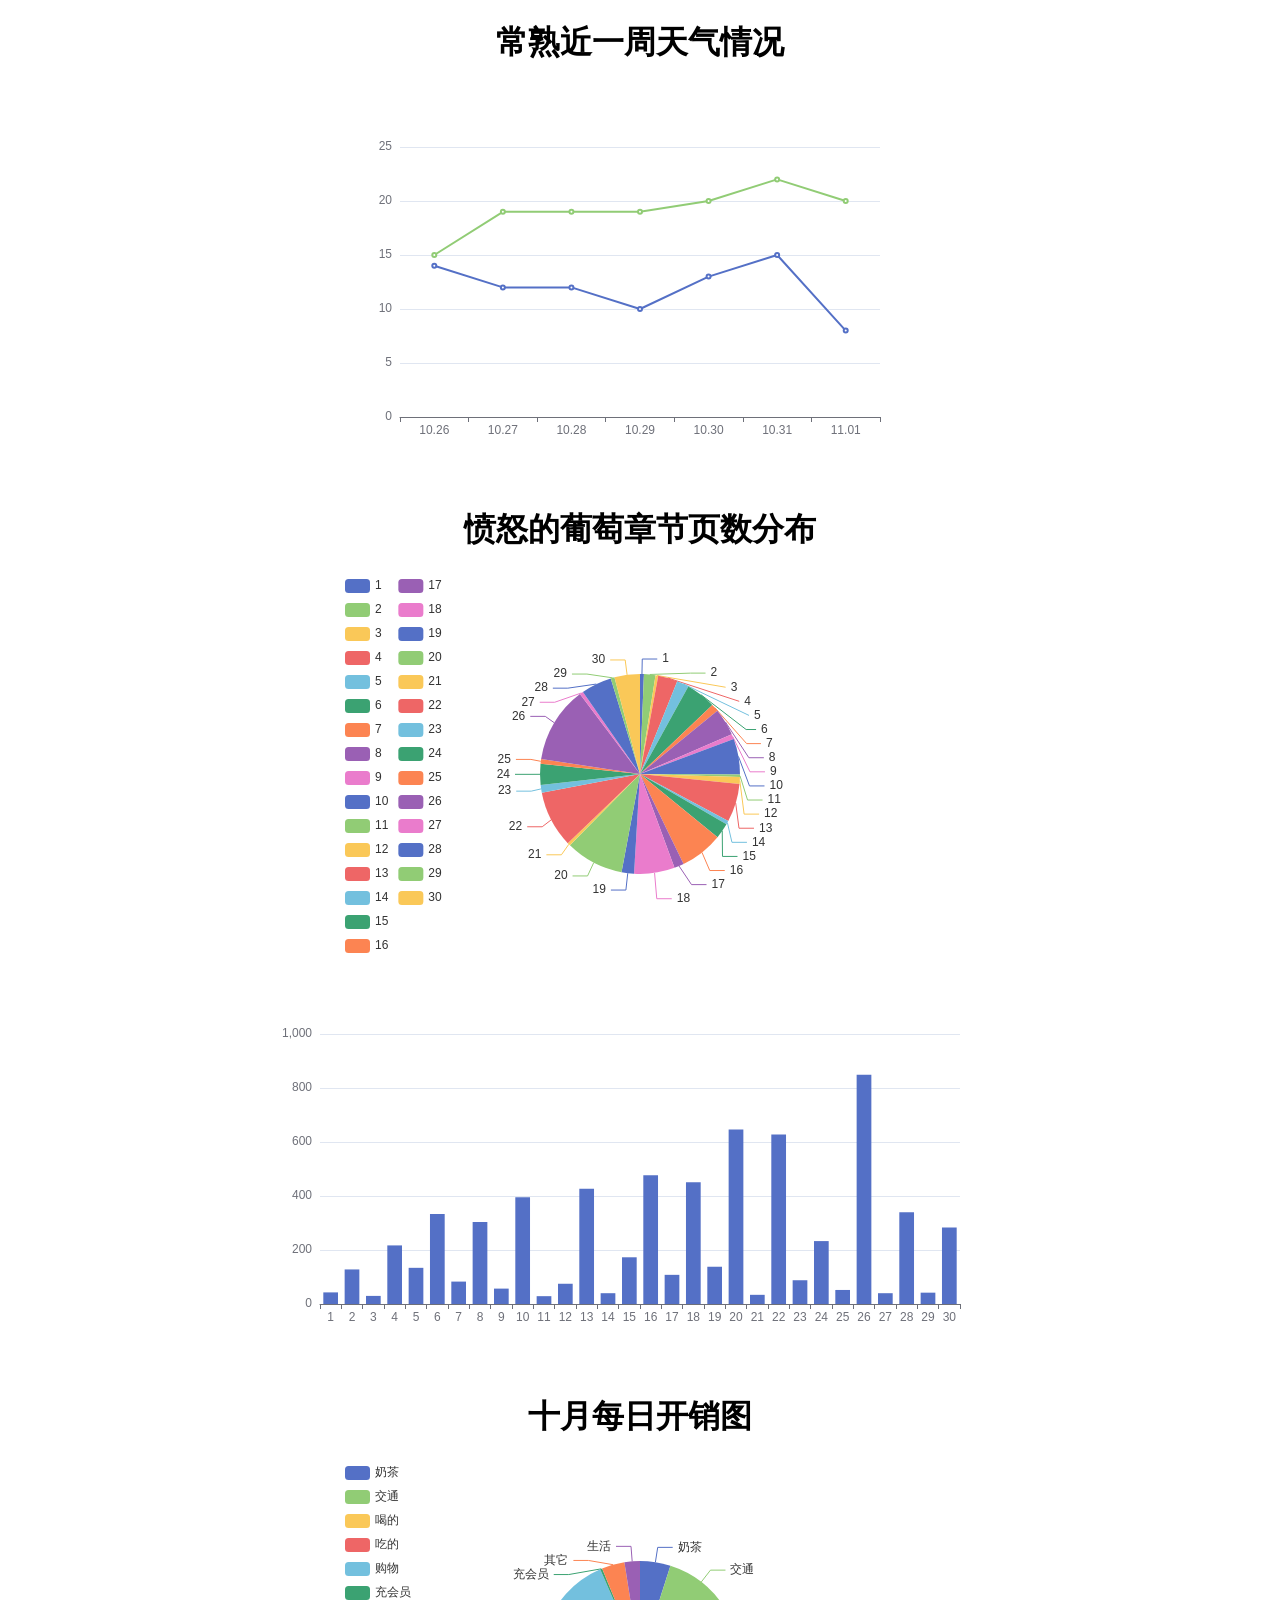
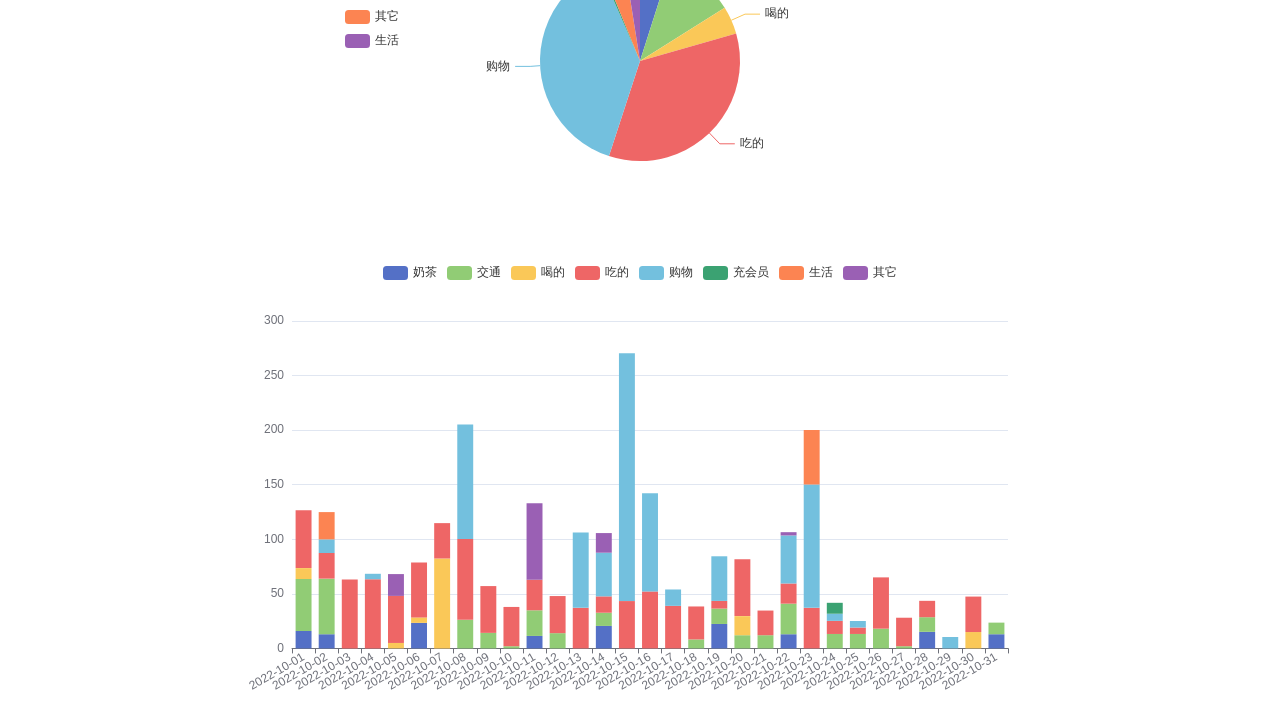
<file: 数据可视化作业/作业3/index.html>
<!DOCTYPE html>
<html>

<head>
    <meta charset="utf-8" />
    <link rel="shortcut icon" href="bird.ico">
    <title>Show Charts</title>
    <!-- Import ECharts -->
    <script src="echarts.js"></script>
    <style>
        @import url("https://fonts.googleapis.com/css2?family=Poppins:wght@400;500;600&display=swap");

        .topic {
            margin: auto;
        }

        .graph {
            margin: auto;
        }
    </style>
</head>

<body>
    <!-- first topic, weather -->
    <div class="topic">
        <h1 align="center">常熟近一周天气情况</h1>
        <div class="graph" id="weather" style="width: 600px;height:400px;"></div>
        <script type="text/javascript">
            var myChart = echarts.init(document.getElementById('weather'));

            // data array to be filled
            var date = [];
            var lowestDegree = [];
            var highestDegree = [];

            // did not find a way to read file, so copied here
            var file = `日期,最高温,最低温\n10.26,15,14\n10.27,19,12\n10.28,19,12\n10.29,19,10\n10.30,20,13\n10.31,22,15\n11.01,20,8`;
            var lines = file.split("\n")
            for (let i = 1; i < lines.length; i++) {
                const line = lines[i];
                var lineData = line.split(",");
                date.push(lineData[0]);
                lowestDegree.push(lineData[2] - 0);
                highestDegree.push(lineData[1] - lineData[2]);
            }

            // see data in console
            // console.log(date);
            // console.log(lowestDegree);
            // console.log(highestDegree);

            var option = {
                tooltip: {
                    trigger: 'axis',
                    axisPointer: {
                        // Use axis to trigger tooltip
                        type: 'shadow' // 'shadow' as default; can also be 'line' or 'shadow'
                    }
                },
                xAxis: {
                    data: date
                },
                yAxis: {},
                series: [
                    {
                        data: lowestDegree,
                        type: 'line',
                        stack: 'x'
                    },
                    {
                        data: highestDegree,
                        type: 'line',
                        stack: 'x'
                    }
                ]
            };

            myChart.setOption(option);
        </script>
    </div>

    <!-- second topic, grape -->
    <div class="topic">
        <h1 align="center">愤怒的葡萄章节页数分布</h1>
        <div class="graph" id="grape1" style="width: 600px;height:400px;"></div>
        <script type="text/javascript">
            var myChart = echarts.init(document.getElementById('grape1'));

            // data array to be filled
            var id2Value = [];

            // did not find a way to read file, so copied here
            var file = `章节,开始页数,页数\n1,114,43\n2,157,128\n3,285,30\n4,315,217\n5,532,134\n6,666,333\n7,999,83\n8,1082,304\n9,1386,57\n10,1443,395\n11,1838,29\n12,1867,75\n13,1942,427\n14,2369,40\n15,2409,173\n16,2582,477\n17,3059,108\n18,3167,451\n19,3618,138\n20,3756,646\n21,4402,34\n22,4436,628\n23,5064,88\n24,5152,233\n25,5385,52\n26,5437,849\n27,6286,40\n28,6326,340\n29,6666,42\n30,6708,283`;

            var lines = file.split("\n")
            for (let i = 1; i < lines.length; i++) {
                const line = lines[i];
                var lineData = line.split(",");
                id2Value.push({ value: lineData[2] - 0, name: i - 0 });
            }

            // see data in console
            // console.log(id2Value);

            var option = {
                tooltip: {
                    trigger: 'item'
                },
                legend: {
                    orient: 'vertical',
                    left: 'left'
                },
                series: [
                    {
                        name: 'Access From',
                        type: 'pie',
                        radius: '50%',
                        data: id2Value,
                        emphasis: {
                            itemStyle: {
                                shadowBlur: 10,
                                shadowOffsetX: 0,
                                shadowColor: 'rgba(0, 0, 0, 0.5)'
                            }
                        }
                    }
                ]
            }

            myChart.setOption(option);
        </script>

        <div class="graph" id="grape2" style="width: 800px;height:400px;"></div>
        <script type="text/javascript">
            var myChart = echarts.init(document.getElementById('grape2'));

            // data array to be filled
            var chapterNumber = [];
            var pageNumber = [];

            // did not find a way to read file, so copied here
            var file = `章节,开始页数,页数\n1,114,43\n2,157,128\n3,285,30\n4,315,217\n5,532,134\n6,666,333\n7,999,83\n8,1082,304\n9,1386,57\n10,1443,395\n11,1838,29\n12,1867,75\n13,1942,427\n14,2369,40\n15,2409,173\n16,2582,477\n17,3059,108\n18,3167,451\n19,3618,138\n20,3756,646\n21,4402,34\n22,4436,628\n23,5064,88\n24,5152,233\n25,5385,52\n26,5437,849\n27,6286,40\n28,6326,340\n29,6666,42\n30,6708,283`;

            var lines = file.split("\n")
            for (let i = 1; i < lines.length; i++) {
                const line = lines[i];
                var lineData = line.split(",");
                chapterNumber.push(i);
                pageNumber.push(lineData[2]);
            }

            var option = {
                tooltip: {
                    trigger: 'axis',
                    axisPointer: {
                        // Use axis to trigger tooltip
                        type: 'shadow' // 'shadow' as default; can also be 'line' or 'shadow'
                    }
                },
                xAxis: {
                    data: chapterNumber
                },
                yAxis: {},
                series: [
                    {
                        type: 'bar',
                        data: pageNumber
                    }
                ]
            };

            myChart.setOption(option);
        </script>
    </div>

    <!-- third topic, bill -->
    <div class="topic">
        <h1 align="center">十月每日开销图</h1>
        <div class="graph" id="bill1" style="width: 600px;height:400px;"></div>
        <script type="text/javascript">
            var myChart = echarts.init(document.getElementById('bill1'));

            // data array to be filled
            var tag2Money = { '奶茶': 0, '交通': 0, '喝的': 0, '吃的': 0, '购物': 0, '充会员': 0, '其它': 0, '生活': 0 };

            // did not find a way to read file, so copied here
            var file = `日期,金额,标签\n2022-10-31,13,奶茶\n2022-10-31,10.63,交通\n2022-10-30,15,喝的\n2022-10-30,18.50,吃的\n2022-10-30,14,吃的\n2022-10-29,10.48,购物\n2022-10-28,15,吃的\n2022-10-28,2,交通\n2022-10-28,15.20,奶茶\n2022-10-28,11.40,交通\n2022-10-27,13.90,吃的\n2022-10-27,2,交通\n2022-10-27,12.22,吃的\n2022-10-26,47,吃的\n2022-10-26,2,交通\n2022-10-26,4,交通\n2022-10-26,12.09,交通\n2022-10-25,6,购物\n2022-10-25,5.90,吃的\n2022-10-25,2,交通\n2022-10-25,11.24,交通\n2022-10-24,12,吃的\n2022-10-24,2,交通\n2022-10-24,10,充会员\n2022-10-24,11.24,交通\n2022-10-24,6.55,购物\n2022-10-23,69.90,购物\n2022-10-23,43,购物\n2022-10-23,99,购物\n2022-10-23,88.90,购物\n2022-10-23,184.79,购物\n2022-10-23,19,吃的\n2022-10-23,8.20,吃的\n2022-10-23,10,吃的\n2022-10-23,50,生活\n2022-10-22,11.50,购物\n2022-10-22,32.50,购物\n2022-10-22,14,交通\n2022-10-22,13,奶茶\n2022-10-22,14,交通\n2022-10-22,3,其它\n2022-10-22,2.50,吃的\n2022-10-22,16,吃的\n2022-10-21,6,吃的\n2022-10-21,12.09,交通\n2022-10-21,16.60,吃的\n2022-10-20,17.50,喝的\n2022-10-20,6,吃的\n2022-10-20,15,吃的\n2022-10-20,25,吃的\n2022-10-20,6,吃的\n2022-10-20,12.09,交通\n2022-10-19,40.90,购物\n2022-10-19,2,交通\n2022-10-19,22.40,奶茶\n2022-10-19,12.09,交通\n2022-10-19,7.03,吃的\n2022-10-18,15,吃的\n2022-10-18,2,交通\n2022-10-18,8.22,吃的\n2022-10-18,6.22,交通\n2022-10-18,7,吃的\n2022-10-17,15,购物\n2022-10-17,14,吃的\n2022-10-17,25,吃的\n2022-10-16,90,购物\n2022-10-16,52.20,吃的\n2022-10-15,25,购物\n2022-10-15,6,吃的\n2022-10-15,15,吃的\n2022-10-15,202,购物\n2022-10-15,22.38,吃的\n2022-10-14,40,购物\n2022-10-14,18,其它\n2022-10-14,20.60,奶茶\n2022-10-14,12.09,交通\n2022-10-14,6,吃的\n2022-10-14,9,吃的\n2022-10-13,11,吃的\n2022-10-13,69,购物\n2022-10-13,20.69,吃的\n2022-10-13,5.50,吃的\n2022-10-12,21,吃的\n2022-10-12,2,交通\n2022-10-12,11.98,交通\n2022-10-12,7,吃的\n2022-10-12,6,吃的\n2022-10-11,70,其它\n2022-10-02,3.60,交通\n2022-10-11,8,交通\n2022-10-11,11.44,奶茶\n2022-10-11,6,吃的\n2022-10-11,3,吃的\n2022-10-11,9.75,交通\n2022-10-11,13,吃的\n2022-10-11,6,吃的\n2022-10-11,5.74,交通\n2022-10-10,15,吃的\n2022-10-10,8,吃的\n2022-10-10,2,交通\n2022-10-10,13,吃的\n2022-10-09,20,吃的\n2022-10-09,2,交通\n2022-10-09,15.88,吃的\n2022-10-09,7,吃的\n2022-10-09,12.24,交通\n2022-10-08,2,交通\n2022-10-08,20,购物\n2022-10-08,44,吃的\n2022-10-08,85,购物\n2022-10-08,12,交通\n2022-10-08,23.02,吃的\n2022-10-08,12.24,交通\n2022-10-08,7,吃的\n2022-10-07,3,吃的\n2022-10-07,11,吃的\n2022-10-07,58.40,喝的\n2022-10-07,24,喝的\n2022-10-07,18.40,吃的\n2022-10-06,5,喝的\n2022-10-06,31,吃的\n2022-10-06,23.40,奶茶\n2022-10-06,19.37,吃的\n2022-10-05,5,喝的\n2022-10-05,23.01,吃的\n2022-10-05,20,其它\n2022-10-05,20.10,吃的\n2022-10-04,5,购物\n2022-10-04,15,吃的\n2022-10-04,21.38,吃的\n2022-10-04,27,吃的\n2022-10-03,27.20,吃的\n2022-10-03,20.99,吃的\n2022-10-03,15,吃的\n2022-10-02,12.49,购物\n2022-10-02,18,吃的\n2022-10-02,11.32,交通\n2022-10-02,25,生活\n2022-10-02,13,奶茶\n2022-10-02,36,交通\n2022-10-02,5.50,吃的\n2022-10-01,10,吃的\n2022-10-01,10,喝的\n2022-10-01,16,奶茶\n2022-10-01,3.60,交通\n2022-10-01,8,交通\n2022-10-01,7,吃的\n2022-10-01,10,吃的\n2022-10-01,21,吃的\n2022-10-01,5,吃的\n2022-10-01,36,交通`;

            var lines = file.split("\n")
            for (let i = 1; i < lines.length; i++) {
                const line = lines[i];
                var lineData = line.split(",");
                tag2Money[lineData[2]] += lineData[1] - 0;
            }

            var tag2Value = [];
            for (var key in tag2Money) {
                tag2Value.push({ value: tag2Money[key].toFixed(2) - 0, name: key })
            }

            // see data in console
            // console.log(tag2Value);

            var option = {
                tooltip: {
                    trigger: 'item'
                },
                legend: {
                    orient: 'vertical',
                    left: 'left'
                },
                series: [
                    {
                        name: 'Access From',
                        type: 'pie',
                        radius: '50%',
                        data: tag2Value,
                        emphasis: {
                            itemStyle: {
                                shadowBlur: 10,
                                shadowOffsetX: 0,
                                shadowColor: 'rgba(0, 0, 0, 0.5)'
                            }
                        }
                    }
                ]
            }

            myChart.setOption(option);
        </script>

        <div class="graph" id="bill2" style="width: 800px;height:450px;"></div>
        <script type="text/javascript">
            var myChart = echarts.init(document.getElementById('bill2'));

            // data array to be filled
            var tag2Date2Money = {};
            var dateCounter = {};

            // did not find a way to read file, so copied here
            var file = `日期,金额,标签\n2022-10-31,13,奶茶\n2022-10-31,10.63,交通\n2022-10-30,15,喝的\n2022-10-30,18.50,吃的\n2022-10-30,14,吃的\n2022-10-29,10.48,购物\n2022-10-28,15,吃的\n2022-10-28,2,交通\n2022-10-28,15.20,奶茶\n2022-10-28,11.40,交通\n2022-10-27,13.90,吃的\n2022-10-27,2,交通\n2022-10-27,12.22,吃的\n2022-10-26,47,吃的\n2022-10-26,2,交通\n2022-10-26,4,交通\n2022-10-26,12.09,交通\n2022-10-25,6,购物\n2022-10-25,5.90,吃的\n2022-10-25,2,交通\n2022-10-25,11.24,交通\n2022-10-24,12,吃的\n2022-10-24,2,交通\n2022-10-24,10,充会员\n2022-10-24,11.24,交通\n2022-10-24,6.55,购物\n2022-10-23,69.90,购物\n2022-10-23,43,购物\n2022-10-23,19,吃的\n2022-10-23,8.20,吃的\n2022-10-23,10,吃的\n2022-10-23,50,生活\n2022-10-22,11.50,购物\n2022-10-22,32.50,购物\n2022-10-22,14,交通\n2022-10-22,13,奶茶\n2022-10-22,14,交通\n2022-10-22,3,其它\n2022-10-22,2.50,吃的\n2022-10-22,16,吃的\n2022-10-21,6,吃的\n2022-10-21,12.09,交通\n2022-10-21,16.60,吃的\n2022-10-20,17.50,喝的\n2022-10-20,6,吃的\n2022-10-20,15,吃的\n2022-10-20,25,吃的\n2022-10-20,6,吃的\n2022-10-20,12.09,交通\n2022-10-19,40.90,购物\n2022-10-19,2,交通\n2022-10-19,22.40,奶茶\n2022-10-19,12.09,交通\n2022-10-19,7.03,吃的\n2022-10-18,15,吃的\n2022-10-18,2,交通\n2022-10-18,8.22,吃的\n2022-10-18,6.22,交通\n2022-10-18,7,吃的\n2022-10-17,15,购物\n2022-10-17,14,吃的\n2022-10-17,25,吃的\n2022-10-16,90,购物\n2022-10-16,52.20,吃的\n2022-10-15,25,购物\n2022-10-15,6,吃的\n2022-10-15,15,吃的\n2022-10-15,202,购物\n2022-10-15,22.38,吃的\n2022-10-14,40,购物\n2022-10-14,18,其它\n2022-10-14,20.60,奶茶\n2022-10-14,12.09,交通\n2022-10-14,6,吃的\n2022-10-14,9,吃的\n2022-10-13,11,吃的\n2022-10-13,69,购物\n2022-10-13,20.69,吃的\n2022-10-13,5.50,吃的\n2022-10-12,21,吃的\n2022-10-12,2,交通\n2022-10-12,11.98,交通\n2022-10-12,7,吃的\n2022-10-12,6,吃的\n2022-10-11,70,其它\n2022-10-02,3.60,交通\n2022-10-11,8,交通\n2022-10-11,11.44,奶茶\n2022-10-11,6,吃的\n2022-10-11,3,吃的\n2022-10-11,9.75,交通\n2022-10-11,13,吃的\n2022-10-11,6,吃的\n2022-10-11,5.74,交通\n2022-10-10,15,吃的\n2022-10-10,8,吃的\n2022-10-10,2,交通\n2022-10-10,13,吃的\n2022-10-09,20,吃的\n2022-10-09,2,交通\n2022-10-09,15.88,吃的\n2022-10-09,7,吃的\n2022-10-09,12.24,交通\n2022-10-08,2,交通\n2022-10-08,20,购物\n2022-10-08,44,吃的\n2022-10-08,85,购物\n2022-10-08,12,交通\n2022-10-08,23.02,吃的\n2022-10-08,12.24,交通\n2022-10-08,7,吃的\n2022-10-07,3,吃的\n2022-10-07,11,吃的\n2022-10-07,58.40,喝的\n2022-10-07,24,喝的\n2022-10-07,18.40,吃的\n2022-10-06,5,喝的\n2022-10-06,31,吃的\n2022-10-06,23.40,奶茶\n2022-10-06,19.37,吃的\n2022-10-05,5,喝的\n2022-10-05,23.01,吃的\n2022-10-05,20,其它\n2022-10-05,20.10,吃的\n2022-10-04,5,购物\n2022-10-04,15,吃的\n2022-10-04,21.38,吃的\n2022-10-04,27,吃的\n2022-10-03,27.20,吃的\n2022-10-03,20.99,吃的\n2022-10-03,15,吃的\n2022-10-02,12.49,购物\n2022-10-02,18,吃的\n2022-10-02,11.32,交通\n2022-10-02,25,生活\n2022-10-02,13,奶茶\n2022-10-02,36,交通\n2022-10-02,5.50,吃的\n2022-10-01,10,吃的\n2022-10-01,10,喝的\n2022-10-01,16,奶茶\n2022-10-01,3.60,交通\n2022-10-01,8,交通\n2022-10-01,7,吃的\n2022-10-01,10,吃的\n2022-10-01,21,吃的\n2022-10-01,5,吃的\n2022-10-01,36,交通`;

            /*
            tag2Date2Money, I want it be like this:
            {
                '奶茶':{
                    '2022-10-31':13,
                    '2022-10-30':12,
                },
                '交通':{
                    '2022-10-31':13,
                    '2022-10-30':12,
                }
            }
            */

            var lines = file.split("\n")
            for (let i = 1; i < lines.length; i++) {
                const line = lines[i];
                var lineData = line.split(",");

                // tag->date->money
                if (tag2Date2Money.hasOwnProperty(lineData[2])) {
                    if (tag2Date2Money[lineData[2]].hasOwnProperty(lineData[0])) {
                        tag2Date2Money[lineData[2]][lineData[0]] += lineData[1] - 0;
                    } else {
                        tag2Date2Money[lineData[2]][lineData[0]] = lineData[1] - 0;
                    }
                } else {
                    tag2Date2Money[lineData[2]] = {};
                    tag2Date2Money[lineData[2]][lineData[0]] = lineData[1] - 0;
                }

                // date set
                if (dateCounter.hasOwnProperty(lineData[0])) {
                    dateCounter[lineData[0]]++;
                } else {
                    dateCounter[lineData[0]] = 0;
                }
            }
            // console.log(tag2Date2Money);

            var dates = [];
            for (var key in dateCounter) {
                dates.push(key);
            }
            dates.sort();
            // console.log(dates);

            var seriesData = [];
            for (var tag in tag2Date2Money) {
                var tmp = [];
                dates.forEach(date => {
                    if (tag2Date2Money[tag].hasOwnProperty(date)) {
                        tmp.push(tag2Date2Money[tag][date].toFixed(2) - 0);
                    } else {
                        tmp.push(0);
                    }
                });
                tmptmp = {
                    name: tag,
                    type: 'bar',
                    stack: 'total',
                    label: {
                        show: false
                    },
                    emphasis: {
                        focus: 'series'
                    },
                    data: tmp
                }
                seriesData.push(tmptmp);
            }
            // console.log(seriesData);

            var option = {
                tooltip: {
                    trigger: 'axis',
                    axisPointer: {
                        // Use axis to trigger tooltip
                        type: 'shadow' // 'shadow' as default; can also be 'line' or 'shadow'
                    }
                },
                legend: {},
                grid: {
                    left: '3%',
                    right: '4%',
                    bottom: '3%',
                    containLabel: true
                },
                yAxis: {
                    type: 'value'
                },
                xAxis: {
                    type: 'category',
                    data: dates,
                    axisLabel: { interval: 0, rotate: 30 }
                },
                series: seriesData
            };

            myChart.setOption(option);
        </script>
    </div>

</body>

</html>
</file>
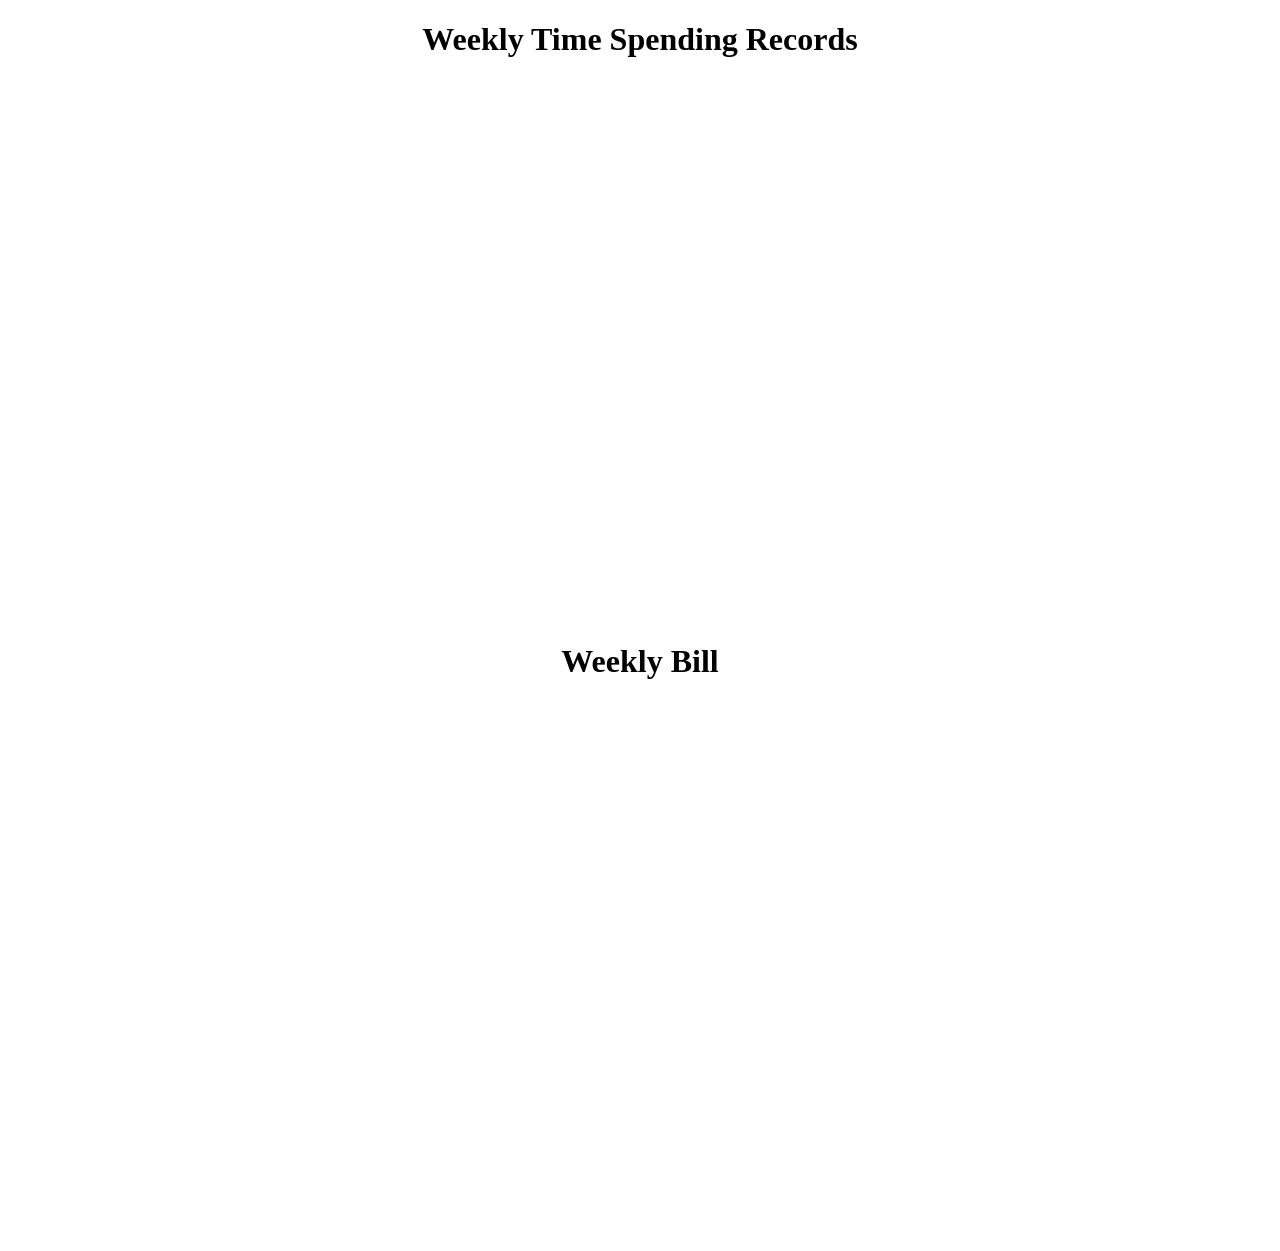
<file: 数据可视化作业/作业4/1911590周安琪（实验4）/src/index.html>
<!DOCTYPE html>
<html>

<head>
    <meta charset="utf-8" />
    <link rel="shortcut icon" href="bird.ico">
    <title>d3</title>

    <script src="https://d3js.org/d3.v4.min.js"></script>
    <script src="d3-scale-radial.js"></script>
    <script src="app.js"></script>
    <style>
        .title {
            text-align: center;
        }

        .chart {
            position: relative;
            top: 0;
            bottom: 0;
            left: 0;
            right: 0;
            margin: auto;
        }

        div {
            position: relative;
            top: 0;
            bottom: 0;
            left: 0;
            right: 0;
            margin: auto;
        }
    </style>
</head>

<body>
    <div style="width: 800px;height:600px;">
        <h1 class="title">Weekly Time Spending Records</h1>
        <svg id="chart1" class="chart" width="800" height="500" font-family="sans-serif" font-size="10"></svg>
        <script src="app.js"></script>
    </div>
    <div style="width: 800px;height:600px;">
        <h1 class="title">Weekly Bill</h1>
        <svg id="chart2" class="chart" width="800" height="500" font-family="sans-serif" font-size="10"></svg>
        <script src="app.js"></script>
    </div>
</body>

</html>
</file>
